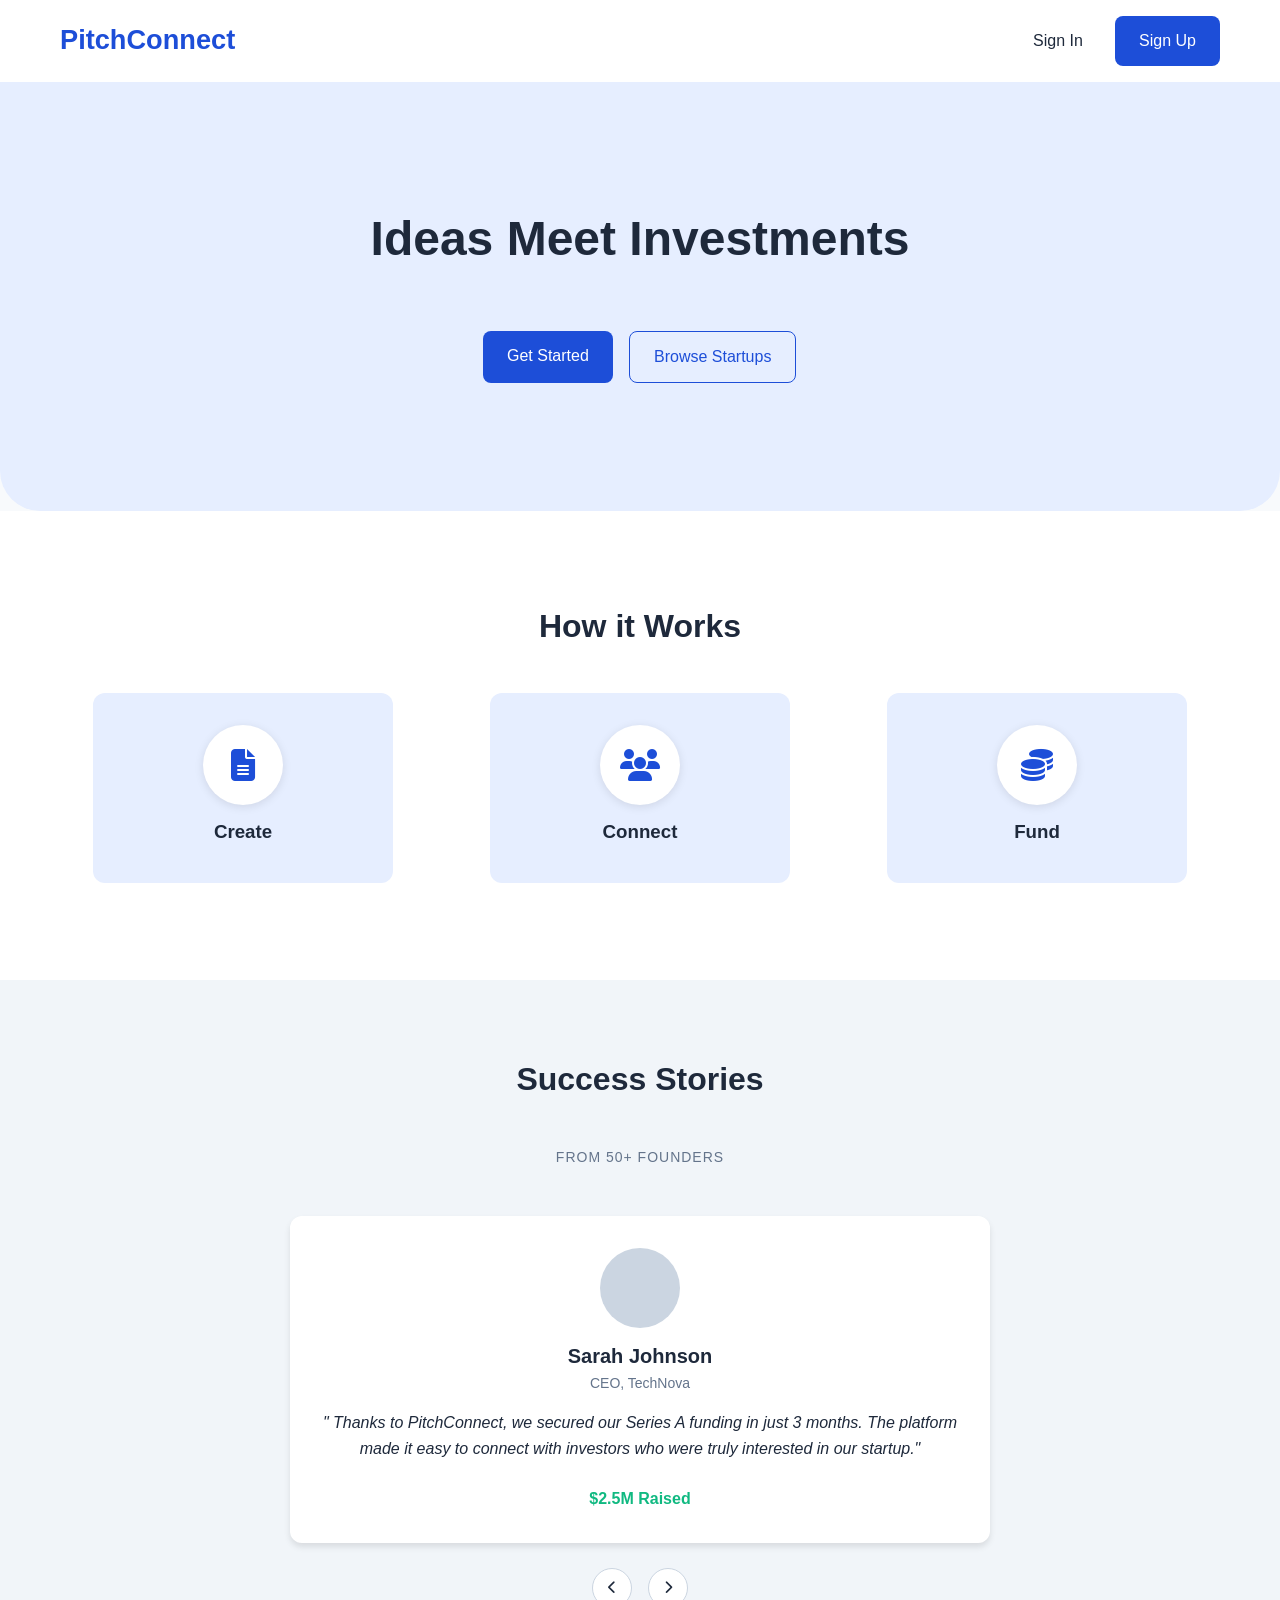
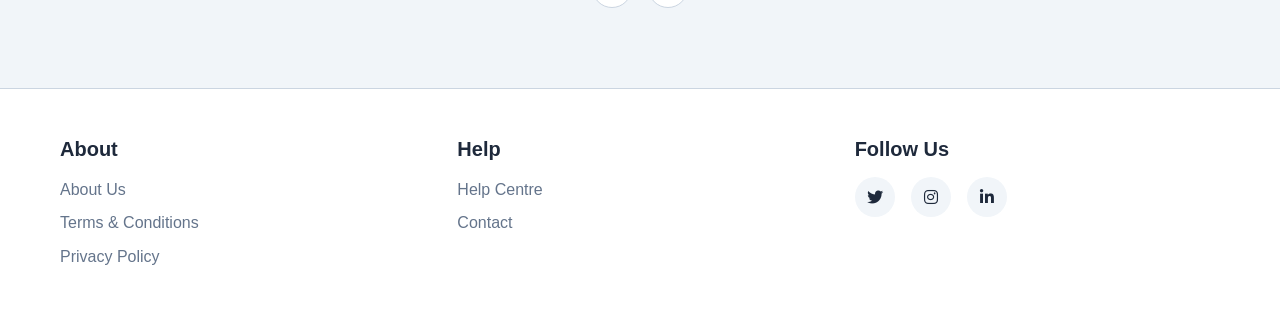
<file: index.html>
<!DOCTYPE html>
<html lang="en">
<head>
  <!-- Character encoding -->
  <meta charset="UTF-8">
  <!-- Proper rendering on all screen sizes -->
  <meta name="viewport" content="width=device-width, initial-scale=1.0">
  <title>PitchConnect - Ideas Meet Investments</title>
  <link rel="stylesheet" href="style.css">
  <!-- Link to Font Awesome for icons -->
  <link rel="stylesheet" href="https://cdnjs.cloudflare.com/ajax/libs/font-awesome/6.4.0/css/all.min.css">
</head>
<body>
  <header>
    <div class="container">
      <div class="logo">
        <h1>PitchConnect</h1>
      </div>
      <div class="nav-buttons">
        <a href="#" class="btn btn-text">Sign In</a>  
        <a href="signup.html" class="btn btn-primary">Sign Up</a>
      </div>
    </div>
  </header>

  <section class="hero">
    <div class="container">
      <h2 class="hero-title">Ideas Meet Investments</h2>
      <div class="hero-buttons">
        <a href="signup.html" class="btn btn-primary">Get Started</a>
        <a href="browse.html" class="btn btn-outline">Browse Startups</a>
      </div>
    </div>
  </section>

  <!-- Section for how it works sction -->
  <section class="how-it-works">
    <div class="container">
      <h2 class="section-title">How it Works</h2>
      <div class="steps">
        <div class="step">
          <div class="step-icon">
            <i class="fas fa-file-alt"></i>
          </div>
          <h3>Create</h3>
        </div>
        <div class="step">
          <div class="step-icon">
            <i class="fas fa-users"></i>
          </div>
          <h3>Connect</h3>
        </div>
        <div class="step">
          <div class="step-icon">
            <i class="fas fa-coins"></i>
          </div>
          <h3>Fund</h3>
        </div>
      </div>
    </div>
  </section>

  <!-- Section for success stories/testimonials -->
  <section class="success-stories">
    <div class="container">
      <div class="success-header">
        <h2 class="section-title">Success Stories</h2>
        <p class="subtitle">FROM 50+ FOUNDERS</p>
      </div>
      <div class="stories-carousel">
        <div class="story-card active">
          <div class="founder-img">
            <!-- <img src="images" > -->
          </div>
          <div class="story-content">
            <h3 class="founder-name">Sarah Johnson</h3>
            <p class="founder-position">CEO, TechNova</p>
            <p class="story-text">" Thanks to PitchConnect, we secured our Series A funding in just 3 months. The platform made it easy to connect with investors who were truly interested in our startup."</p>
            <p class="funding-amount">$2.5M Raised</p>
          </div>
        </div>
        <!-- caraousel navigatiion for arrows -->
        <div class="story-navigation">
          <button id="prev-story" aria-label="Previous story"><i class="fas fa-chevron-left"></i></button>
          <button id="next-story" aria-label="Next story"><i class="fas fa-chevron-right"></i></button>
        </div>
      </div>
    </div>
  </section>

  <!-- Footer section with site links and social icons -->
  <footer>
    <div class="container">
      <div class="footer-section">
        <h3>About</h3>
        <ul>
          <li><a href="#">About Us</a></li>
          <li><a href="#">Terms & Conditions</a></li>
          <li><a href="#">Privacy Policy</a></li>
        </ul>
      </div>
      <div class="footer-section">
        <h3>Help</h3>
        <ul>
          <li><a href="#">Help Centre</a></li>
          <li><a href="#">Contact</a></li>
        </ul>
      </div>
      <div class="footer-section">
        <h3>Follow Us</h3>
        <div class="social-icons">
          <a href="#" aria-label="Twitter"><i class="fab fa-twitter"></i></a>
          <a href="#" aria-label="Instagram"><i class="fab fa-instagram"></i></a>
          <a href="#" aria-label="LinkedIn"><i class="fab fa-linkedin-in"></i></a>
        </div>
      </div>
    </div>
  </footer>

  <script src="script.js"></script>
</body>
</html>
</file>
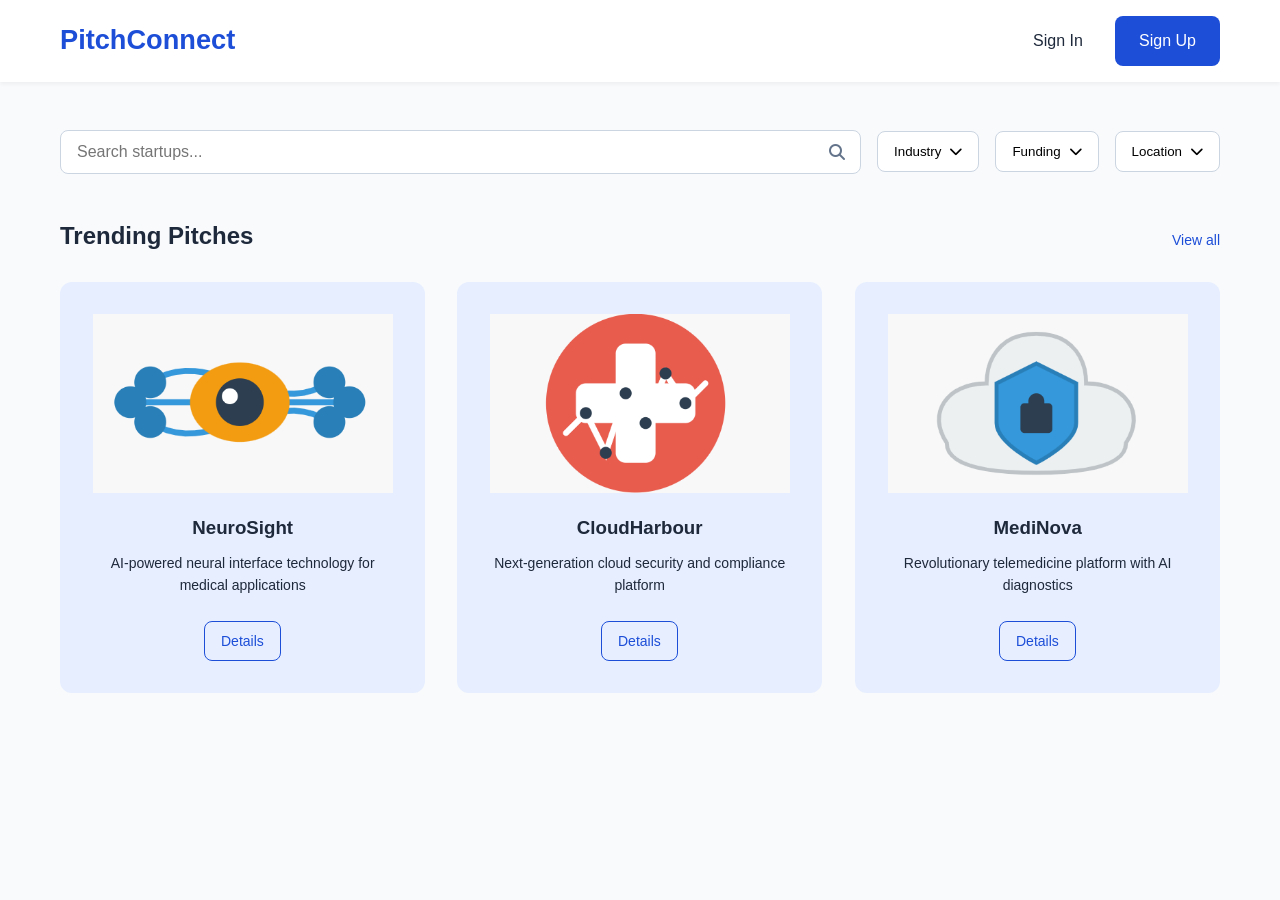
<file: browse.html>
<!DOCTYPE html>
<html lang="en">
<head>
  <meta charset="UTF-8">
  <!-- Proper rendering on all screen sizes -->
  <meta name="viewport" content="width=device-width, initial-scale=1.0">
  <title>Browse Startups - PitchConnect</title>
  <link rel="stylesheet" href="style.css">
  <!-- Link to Font Awesome for icons -->
  <link rel="stylesheet" href="https://cdnjs.cloudflare.com/ajax/libs/font-awesome/6.4.0/css/all.min.css">
</head>
<body class="browse-page">
  <header>
    <div class="container">
      <div class="logo">
        <h1>PitchConnect</h1>
      </div>
      <div class="nav-buttons">
        <a href="#" class="btn btn-text">Sign In</a>
        <a href="signup.html" class="btn btn-primary">Sign Up</a>
      </div>
    </div>
  </header>

  <section class="browse-container">
    <div class="container">
      <div class="filter-bar">
        <div class="search-box">
          <input type="text" placeholder="Search startups...">
          <i class="fas fa-search"></i>
        </div>
        <div class="filters">
          <div class="filter-dropdown">
            <button class="filter-btn">Industry <i class="fas fa-chevron-down"></i></button>
            <div class="dropdown-content">
              <a href="#">Technology</a>
              <a href="#">Healthcare</a>
              <a href="#">Finance</a>
              <a href="#">Education</a>
              <a href="#">E-commerce</a>
            </div>
          </div>
          <div class="filter-dropdown">
            <button class="filter-btn">Funding <i class="fas fa-chevron-down"></i></button>
            <div class="dropdown-content">
              <a href="#">Pre-seed</a>
              <a href="#">Seed</a>
              <a href="#">Series A</a>
              <a href="#">Series B</a>
              <a href="#">Series C+</a>
            </div>
          </div>
          <div class="filter-dropdown">
            <button class="filter-btn">Location <i class="fas fa-chevron-down"></i></button>
            <div class="dropdown-content">
              <a href="#">North America</a>
              <a href="#">Europe</a>
              <a href="#">Asia</a>
              <a href="#">Africa</a>
              <a href="#">Australia</a>
            </div>
          </div>
        </div>
      </div>

      <div class="startup-section">
        <div class="section-header">
          <h2>Trending Pitches</h2>
          <a href="#" class="view-all">View all</a>
        </div>
        <div class="startup-cards">
          <div class="startup-card">
            <div class="startup-icon">
              <img src="images/NeuroSight.png" alt="NeuroSight"> 
            </div>
            <h3>NeuroSight</h3>
            <p>AI-powered neural interface technology for medical applications</p>
            <a href="#" class="btn btn-outline btn-small">Details</a>
          </div>
          <div class="startup-card">
            <div class="startup-icon">
              <img src="images/CloudHarbour.png" alt="CloudHarbour">
            </div>
            <h3>CloudHarbour</h3>
            <p>Next-generation cloud security and compliance platform</p>
            <a href="#" class="btn btn-outline btn-small">Details</a>
          </div>
          <div class="startup-card">
            <div class="startup-icon">
              <img src="images/MedNova.png" alt="MediNova">
            </div>
            <h3>MediNova</h3>
            <p>Revolutionary telemedicine platform with AI diagnostics</p>
            <a href="#" class="btn btn-outline btn-small">Details</a>
          </div>
        </div>
      </div>
    </div>
  </section>

  <script src="script.js"></script>
</body>
</html>
</file>
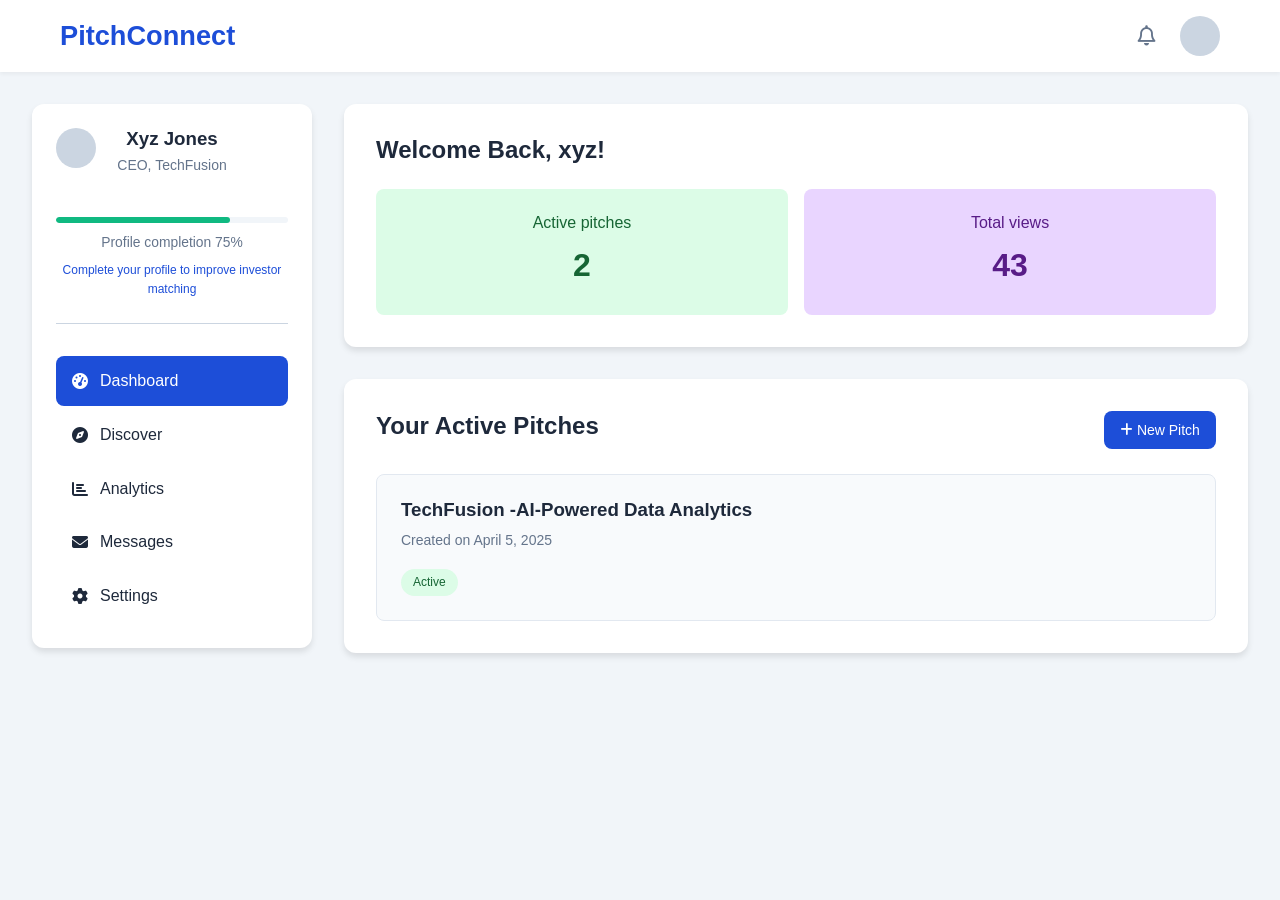
<file: founder.html>
<!DOCTYPE html>
<html lang="en">
<head>
  <meta charset="UTF-8">
  <!-- Proper rendering on all screen sizes -->
  <meta name="viewport" content="width=device-width, initial-scale=1.0">
  <title>Founder Dashboard - PitchConnect</title>
  <link rel="stylesheet" href="style.css">
  <!-- Link to Font Awesome for icons -->
  <link rel="stylesheet" href="https://cdnjs.cloudflare.com/ajax/libs/font-awesome/6.4.0/css/all.min.css">
</head>
<body class="dashboard-page">
  <header class="dashboard-header">
    <div class="container">
      <div class="logo">
        <h1>PitchConnect</h1>
      </div>
      <div class="user-controls">
        <a href="#" class="notification-icon">
          <i class="far fa-bell"></i>
        </a>
        <a href="#" class="user-avatar">
          <!-- <img src="images/" alt="User Avatar"> -->
        </a>
      </div>
    </div>
  </header>

  <div class="dashboard-container">
    <aside class="sidebar">
      <div class="user-profile">
        <div class="user-avatar">
          <!-- <img src="images/" alt="User Avatar"> -->
        </div>
        <div class="user-info">
          <h3>Xyz Jones</h3>
          <p>CEO, TechFusion</p>
        </div>
        <div class="profile-completion">
          <div class="progress-bar">
            <div class="progress" style="width: 75%"></div>
          </div>
          <p>Profile completion 75%</p>
          <a href="#" class="profile-link">Complete your profile to improve investor matching</a>
        </div>
      </div>
      <nav class="sidebar-nav">
        <ul>
          <li class="active"><a href="#"><i class="fas fa-tachometer-alt"></i> Dashboard</a></li>
          <li><a href="browse.html"><i class="fas fa-compass"></i> Discover</a></li>
          <li><a href="#"><i class="fas fa-chart-bar"></i> Analytics</a></li>
          <li><a href="#"><i class="fas fa-envelope"></i> Messages</a></li>
          <li><a href="#"><i class="fas fa-cog"></i> Settings</a></li>
        </ul>
      </nav>
    </aside>

    <main class="dashboard-content">
      <div class="welcome-card">
        <h2>Welcome Back, xyz!</h2>
        <div class="stats-container">
          <div class="stat-card active-pitches">
            <h3>Active pitches</h3>
            <p class="stat-number">2</p>
          </div>
          <div class="stat-card total-views">
            <h3>Total views</h3>
            <p class="stat-number">43</p>
          </div>
        </div>
      </div>

      <div class="pitches-section">
        <div class="section-header">
          <h2>Your Active Pitches</h2>
          <a href="submit.html" class="btn btn-small btn-primary"><i class="fas fa-plus"></i> New Pitch</a>
        </div>
        <div class="pitch-cards">
          <div class="pitch-card">
            <h3>TechFusion -AI-Powered Data Analytics</h3>
            <p class="pitch-date">Created on April 5, 2025</p>
            <span class="status-badge active">Active</span>
          </div>
          <!-- More pitch cards would be listed here -->
        </div>
      </div>
    </main>
  </div>

  <script src="script.js"></script>
</body>
</html>
</file>
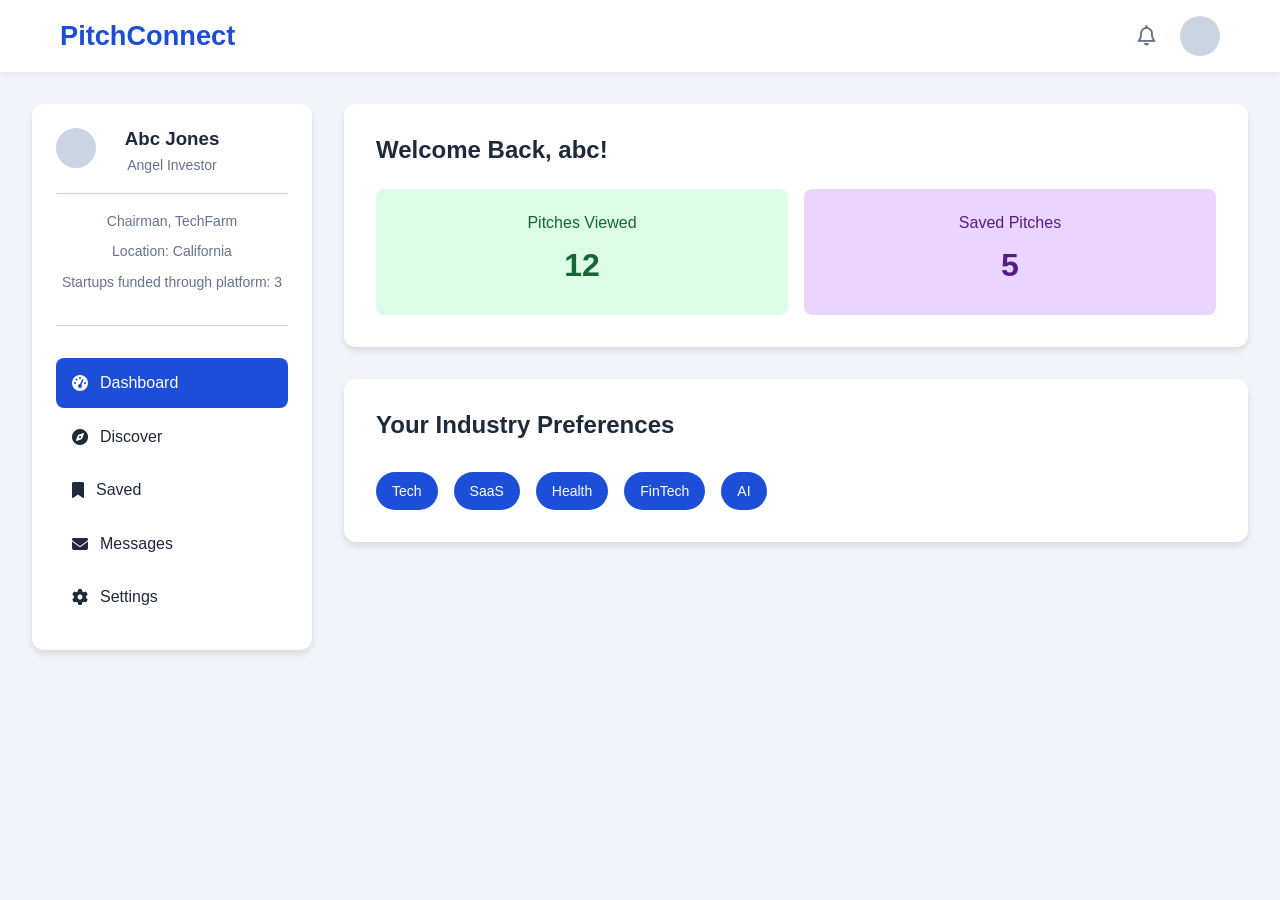
<file: investor.html>
<!DOCTYPE html>
<html lang="en">
<head>
  <meta charset="UTF-8">
  <!-- Proper rendering on all screen sizes -->
  <meta name="viewport" content="width=device-width, initial-scale=1.0">
  <title>Investor Dashboard - PitchConnect</title>
  <link rel="stylesheet" href="style.css">
  <!-- Link to Font Awesome for icons -->
  <link rel="stylesheet" href="https://cdnjs.cloudflare.com/ajax/libs/font-awesome/6.4.0/css/all.min.css">
</head>
<body class="dashboard-page">
  <header class="dashboard-header">
    <div class="container">
      <div class="logo">
        <h1>PitchConnect</h1>
      </div>
      <div class="user-controls">
        <a href="#" class="notification-icon">
          <i class="far fa-bell"></i>
        </a>
        <a href="#" class="user-avatar">
          <i class=""></i>  
          <!-- <img src="images/" alt="User Avatar"> -->
        </a>
      </div>
    </div>
  </header>

  <div class="dashboard-container">
    <aside class="sidebar">
      <div class="user-profile">
        <div class="user-avatar">
          <!-- <img src= "images/" alt="User Avatar"> -->
        </div>
        <div class="user-info">
          <h3>Abc Jones</h3>
          <p>Angel Investor</p>
        </div>
        <div class="investor-details">
          <p>Chairman, TechFarm</p>
          <p>Location: California</p>
          <p>Startups funded through platform: 3</p>
        </div>
      </div>
      <nav class="sidebar-nav">
        <ul>
          <li class="active"><a href="#"><i class="fas fa-tachometer-alt"></i> Dashboard</a></li>
          <li><a href="browse.html"><i class="fas fa-compass"></i> Discover</a></li>
          <li><a href="#"><i class="fas fa-bookmark"></i> Saved</a></li>
          <li><a href="#"><i class="fas fa-envelope"></i> Messages</a></li>
          <li><a href="#"><i class="fas fa-cog"></i> Settings</a></li>
        </ul>
      </nav>
    </aside>

    <main class="dashboard-content">
      <div class="welcome-card">
        <h2>Welcome Back, abc!</h2>
        <div class="stats-container">
          <div class="stat-card pitches-viewed">
            <h3>Pitches Viewed</h3>
            <p class="stat-number">12</p>
          </div>
          <div class="stat-card saved-pitches">
            <h3>Saved Pitches</h3>
            <p class="stat-number">5</p>
          </div>
        </div>
      </div>

      <div class="preferences-section">
        <div class="section-header">
          <h2>Your Industry Preferences</h2>
        </div>
        <div class="industry-tags">
          <span class="industry-tag">Tech</span>
          <span class="industry-tag">SaaS</span>
          <span class="industry-tag">Health</span>
          <span class="industry-tag">FinTech</span>
          <span class="industry-tag">AI</span>
        </div>
      </div>
    </main>
  </div>

  <script src="script.js"></script>
</body>
</html>
</file>
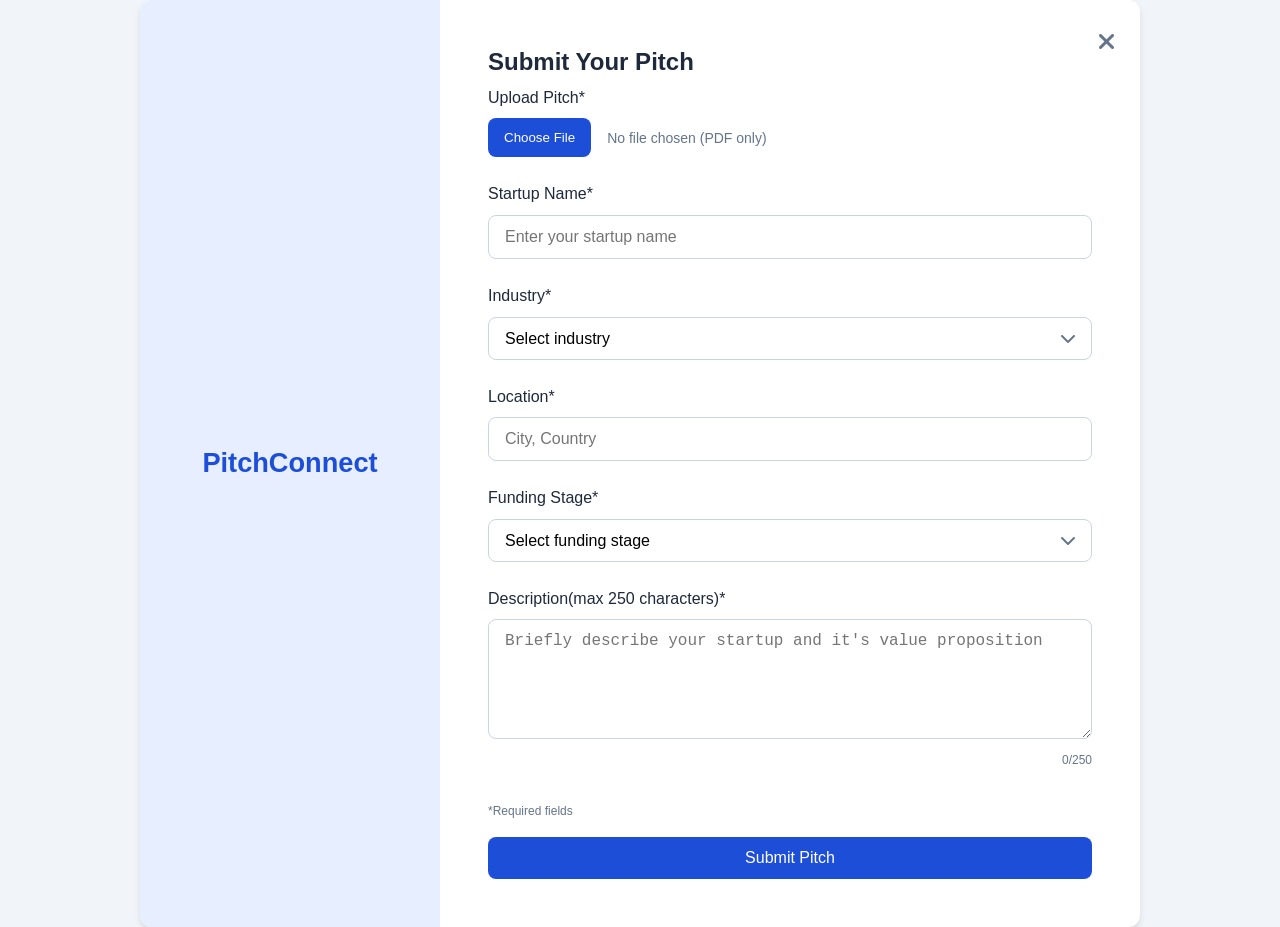
<file: submit.html>
<!DOCTYPE html>
<html lang="en">
<head>
  <meta charset="UTF-8">
  <!-- Proper rendering on all screen sizes -->
  <meta name="viewport" content="width=device-width, initial-scale=1.0">
  <title>Submit Pitch - PitchConnect</title>
  <link rel="stylesheet" href="style.css">
  <!-- Link to Font Awesome for icons -->
  <link rel="stylesheet" href="https://cdnjs.cloudflare.com/ajax/libs/font-awesome/6.4.0/css/all.min.css">
</head>
<body class="submit-page">
  <div class="submit-container">
    <div class="submit-sidebar">
      <div class="logo">
        <h1>PitchConnect</h1>
      </div>
    </div>
    <div class="submit-content">
      <a href="founder.html" class="close-btn" aria-label="Close">
        <i class="fas fa-times"></i>
      </a>
      <h2>Submit Your Pitch</h2>
      <form id="pitch-form">
        <div class="form-group">
          <label for="pitch-file">Upload Pitch*</label>
          <div class="file-upload">
            <button type="button" class="file-select-btn">Choose File</button>
            <span class="file-name">No file chosen (PDF only)</span>
            <input type="file" id="pitch-file" accept=".pdf" required hidden>
          </div>
        </div>
        
        <div class="form-group">
          <label for="startup-name">Startup Name*</label>
          <input type="text" id="startup-name" placeholder="Enter your startup name" required>
        </div>
        
        <div class="form-group">
          <label for="industry">Industry*</label>
          <div class="select-wrapper">
            <select id="industry" required>
              <option value="" disabled selected>Select industry</option>
              <option value="tech">Technology</option>
              <option value="health">Healthcare</option>
              <option value="finance">Finance</option>
              <option value="edu">Education</option>
              <option value="ecommerce">E-commerce</option>
            </select>
            <i class="fas fa-chevron-down"></i>
          </div>
        </div>
        
        <div class="form-group">
          <label for="location">Location*</label>
          <input type="text" id="location" placeholder="City, Country" required>
        </div>
        
        <div class="form-group">
          <label for="funding-stage">Funding Stage*</label>
          <div class="select-wrapper">
            <select id="funding-stage" required>
              <option value="" disabled selected>Select funding stage</option>
              <option value="pre-seed">Pre-seed</option>
              <option value="seed">Seed</option>
              <option value="series-a">Series A</option>
              <option value="series-b">Series B</option>
              <option value="series-c">Series C+</option>
            </select>
            <i class="fas fa-chevron-down"></i>
          </div>
        </div>
        
        <div class="form-group">
          <label for="description">Description(max 250 characters)*</label>
          <textarea id="description" placeholder="Briefly describe your startup and it's value proposition" maxlength="250" required></textarea>
          <div class="char-count"><span id="char-count">0</span>/250</div>
        </div>
        
        <p class="required-fields">*Required fields</p>
        
        <button type="submit" class="btn btn-primary btn-block">Submit Pitch</button>
      </form>
    </div>
  </div>
  <script src="script.js"></script>
</body>
</html>
</file>
<file: style.css>
/* Base Styles */
:root {
  --primary-color: #1d4ed8;
  --primary-light: #e6eeff;
  --secondary-color: #0284c7;
  --success-color: #10b981;
  --warning-color: #f59e0b;
  --danger-color: #ef4444;
  --dark-color: #1e293b;
  --gray-color: #64748b;
  --light-gray: #cbd5e1;
  --white: #ffffff;
  --box-shadow: 0 4px 6px rgba(0, 0, 0, 0.1);
  --transition: all 0.3s ease;
}

* {
  margin: 0;
  padding: 0;
  box-sizing: border-box;
}

body {
  font-family: 'SF Pro Display', -apple-system, BlinkMacSystemFont, 'Segoe UI', Roboto, Oxygen, Ubuntu, Cantarell, 'Open Sans', 'Helvetica Neue', sans-serif;
  line-height: 1.6;
  color: var(--dark-color);
  background-color: #f8fafc;
}

.container {
  width: 100%;
  max-width: 1200px;
  margin: 0 auto;
  padding: 0 20px;
}

a {
  text-decoration: none;
  color: var(--primary-color);
  transition: var(--transition);
}

ul {
  list-style: none;
}

img {
  max-width: 100%;
  height: auto;
}


/* Typography */
h1, h2, h3, h4, h5, h6 {
  margin-bottom: 0.5rem;
  /* font-weight: 600; */
  line-height: 1.2;
}

.section-title {
  font-size: 2rem;
  text-align: center;
  margin-bottom: 3rem;
}


/* Buttons */
.btn {
  display: inline-block;
  padding: 0.75rem 1.5rem;
  border-radius: 8px;
  font-weight: 500;
  text-align: center;
  cursor: pointer;
  transition: var(--transition);
  border: none;
  font-size: 1rem;
}

.btn-block {
  display: block;
  width: 100%;
}

.btn-small {
  padding: 0.5rem 1rem;
  font-size: 0.875rem;
}

.btn-primary {
  background-color: var(--primary-color);
  color: var(--white);
}

.btn-primary:hover {
  background-color: #1e40af;
  transform: translateY(-2px);
}

.btn-outline {
  background-color: transparent;
  border: 1px solid var(--primary-color);
  color: var(--primary-color);
}

.btn-outline:hover {
  background-color: var(--primary-light);
  transform: translateY(-2px);
}

.btn-text {
  background-color: transparent;
  color: var(--dark-color);
  padding: 0.75rem 1rem;
}

.btn-text:hover {
  color: var(--primary-color);
}

.btn-social {
  background-color: var(--white);
  border: 1px solid var(--light-gray);
  display: flex;
  align-items: center;
  justify-content: center;
  gap: 10px;
}

.btn-social:hover {
  background-color: #f1f5f9;
}


/* Header */
header {
  padding: 1rem 0;
  background-color: var(--white);
  box-shadow: 0 2px 4px rgba(0, 0, 0, 0.05);
}

header .container {
  display: flex;
  justify-content: space-between;
  align-items: center;
}

.logo h1 {
  color: var(--primary-color);
  font-size: 1.7rem;
  margin: 0;
}

.nav-buttons {
  display: flex;
  gap: 1rem;
  align-items: center;
}

/* Hero Section */
.hero {
  background-color: var(--primary-light);
  padding: 8rem 0;
  text-align: center;
  border-radius: 0px 0px 40px 40px;
}

.hero-title {
  font-size: 3rem;
  margin-bottom: 4rem;
  color: var(--dark-color);
}

.hero-buttons {
  display: flex;
  gap: 1rem;
  justify-content: center;
}

/* How it Works Section */
.how-it-works {
  padding: 6rem 0;
  background-color: var(--white);
}

.steps {
  display: flex;
  justify-content: space-around;
  flex-wrap: wrap;
  gap: 2rem;
}

.step {
  text-align: center;
  flex: 1;
  min-width: 200px;
  max-width: 300px;
  padding: 2rem;
  background-color: var(--primary-light);
  border-radius: 12px;
  transition: var(--transition);
}

.step:hover {
  transform: translateY(-5px);
  box-shadow: var(--box-shadow);
}

.step-icon {
  background-color: var(--white);
  width: 80px;
  height: 80px;
  border-radius: 50%;
  display: flex;
  align-items: center;
  justify-content: center;
  margin: 0 auto 1rem;
  color: var(--primary-color);
  font-size: 2rem;
  box-shadow: 0 2px 10px rgba(0, 0, 0, 0.1);
}

/* Success Stories Section */
.success-stories {
  padding: 5rem 0;
  background-color: #f1f5f9;
}

.success-header {
  text-align: center;
  margin-bottom: 3rem;
}

.subtitle {
  text-transform: uppercase;
  color: var(--gray-color);
  font-size: 0.875rem;
  letter-spacing: 1px;
}

.stories-carousel {
  position: relative;
  max-width: 700px;
  margin: 0 auto;
}

.story-card {
  background-color: var(--white);
  border-radius: 12px;
  padding: 2rem;
  box-shadow: var(--box-shadow);
  display: flex;
  flex-direction: column;
  align-items: center;
  text-align: center;
  margin-bottom: 1.5rem;
}

.founder-img {
  background-color: #cbd5e1;
  width: 80px;
  height: 80px;
  border-radius: 50%;
  overflow: hidden;
  margin-bottom: 1rem;
}

.founder-img img {
  width: 100%;
  height: 100%;
  object-fit: cover;
}

.founder-name {
  font-size: 1.25rem;
  margin-bottom: 0.25rem;
}

.founder-position {
  color: var(--gray-color);
  margin-bottom: 1rem;
  font-size: 0.875rem;
}

.story-text {
  font-style: italic;
  margin-bottom: 1.5rem;
  color: var(--dark-color);
}

.funding-amount {
  font-weight: 600;
  color: var(--success-color);
}

.story-navigation {
  display: flex;
  justify-content: center;
  gap: 1rem;
}

.story-navigation button {
  width: 40px;
  height: 40px;
  border-radius: 50%;
  border: 1px solid var(--light-gray);
  background-color: var(--white);
  color: var(--dark-color);
  cursor: pointer;
  transition: var(--transition);
  display: flex;
  align-items: center;
  justify-content: center;
}

.story-navigation button:hover {
  background-color: var(--primary-light);
  color: var(--primary-color);
}

/* Footer */
footer {
  padding: 3rem 0;
  background-color: var(--white);
  border-top: 1px solid var(--light-gray);
}

footer .container {
  display: grid;
  grid-template-columns: repeat(auto-fit, minmax(200px, 1fr));
  gap: 2rem;
}

.footer-section h3 {
  margin-bottom: 1rem;
  font-size: 1.25rem;
}

.footer-section ul li {
  margin-bottom: 0.5rem;
}

.footer-section ul li a {
  color: var(--gray-color);
}

.footer-section ul li a:hover {
  color: var(--primary-color);
}

.social-icons {
  display: flex;
  gap: 1rem;
}

.social-icons a {
  display: flex;
  align-items: center;
  justify-content: center;
  width: 40px;
  height: 40px;
  border-radius: 50%;
  background-color: #f1f5f9;
  color: var(--dark-color);
  transition: var(--transition);
}

.social-icons a:hover {
  background-color: var(--primary-color);
  color: var(--white);
  transform: translateY(-3px);
}


/* Signup Page Styles */
.signup-page {
  background-color: #f1f5f9;
  height: 100vh;
  display: flex;
  align-items: center;
  justify-content: center;
}

.signup-container {
  display: flex;
  width: 100%;
  max-width: 900px;
  height: 600px;
  background-color: var(--white);
  border-radius: 12px;
  overflow: hidden;
  box-shadow: var(--box-shadow);
}

.signup-sidebar {
  width: 40%;
  background-color: var(--primary-light);
  display: flex;
  align-items: center;
  justify-content: center;
  padding: 2rem;
}

.signup-content {
  width: 60%;
  padding: 3rem;
  position: relative;
}

.close-btn {
  position: absolute;
  top: 1.5rem;
  right: 1.5rem;
  font-size: 1.5rem;
  color: var(--gray-color);
  transition: var(--transition);
}

.close-btn:hover {
  color: var(--dark-color);
}

.account-type-selector {
  display: flex;
  margin: 2rem 0;
  background-color: #f1f5f9;
  border-radius: 8px;
  padding: 0.25rem;
}

.account-type {
  flex: 1;
  padding: 0.75rem;
  text-align: center;
  cursor: pointer;
  border: none;
  background: none;
  border-radius: 6px;
  transition: var(--transition);
  font-weight: 500;
}

.account-type.active {
  background-color: var(--primary-color);
  color: var(--white);
}

.form-group {
  margin-bottom: 1.5rem;
}

.form-group label {
  display: block;
  margin-bottom: 0.5rem;
  font-weight: 500;
}

.form-group input {
  width: 100%;
  padding: 0.75rem 1rem;
  border: 1px solid var(--light-gray);
  border-radius: 8px;
  font-size: 1rem;
  transition: var(--transition);
}

.form-group input:focus {
  outline: none;
  border-color: var(--primary-color);
  box-shadow: 0 0 0 2px rgba(29, 78, 216, 0.2);
}

.text-center {
  text-align: center;
  margin: 1rem 0;
}

.divider {
  display: flex;
  align-items: center;
  margin: 1.5rem 0;
}

.divider::before,
.divider::after {
  content: "";
  flex: 1;
  height: 1px;
  background-color: var(--light-gray);
}

.divider span {
  padding: 0 1rem;
  color: var(--gray-color);
  font-size: 0.875rem;
}

/* Dashboard Page Styles */
.dashboard-page {
  background-color: #f1f5f9;
  min-height: 100vh;
}

.dashboard-header {
  background-color: var(--white);
  padding: 1rem 0;
  box-shadow: 0 2px 4px rgba(0, 0, 0, 0.05);
}

.user-controls {
  display: flex;
  align-items: center;
  gap: 1.5rem;
}

.notification-icon {
  font-size: 1.25rem;
  color: var(--gray-color);
  transition: var(--transition);
}

.notification-icon:hover {
  color: var(--primary-color);
}

.user-avatar {
  background-color:#cbd5e1;
  width: 40px;
  height: 40px;
  border-radius: 50%;
  overflow: hidden;
  display: block;
}

.user-avatar img {
  width: 100%;
  height: 100%;
  object-fit: cover;
}

.dashboard-container {
  display: flex;
  max-width: 1400px;
  margin: 0 auto;
  padding: 2rem;
  gap: 2rem;
}

.sidebar {
  width: 280px;
  background-color: var(--white);
  border-radius: 12px;
  box-shadow: var(--box-shadow);
  padding: 1.5rem;
  align-self: flex-start;
}

.user-profile {
  text-align: center;
  margin-bottom: 2rem;
  padding-bottom: 1.5rem;
  border-bottom: 1px solid var(--light-gray);
}

.user-info {
  margin: -2.5rem 0;
}

.user-info h3 {
  margin-bottom: 0.25rem;
}

.user-info p {
  color: var(--gray-color);
  font-size: 0.875rem;
}

.progress-bar {
  height: 6px;
  background-color: #f1f5f9;
  border-radius: 3px;
  margin-bottom: 0.5rem;
  margin-top: 5rem;
  overflow: hidden;
}

.progress {
  height: 100%;
  background-color: var(--success-color);
  border-radius: 3px;
}

.profile-completion p {
  font-size: 0.865rem;
  color: var(--gray-color);
  margin-bottom: 0.5rem;
}

.profile-link {
  font-size: 0.75rem;
  display: block;
}

.sidebar-nav ul li {
  margin-bottom: 0.25rem;
}

.sidebar-nav ul li a {
  display: flex;
  align-items: center;
  gap: 0.75rem;
  padding: 0.75rem 1rem;
  border-radius: 8px;
  color: var(--dark-color);
  transition: var(--transition);
}

.sidebar-nav ul li a:hover {
  background-color: var(--primary-light);
  color: var(--primary-color);
}

.sidebar-nav ul li.active a {
  background-color: var(--primary-color);
  color: var(--white);
}

.dashboard-content {
  flex: 1;
}

.welcome-card {
  background-color: var(--white);
  border-radius: 12px;
  padding: 2rem;
  box-shadow: var(--box-shadow);
  margin-bottom: 2rem;
}

.welcome-card h2 {
  margin-bottom: 1.5rem;
}

.stats-container {
  display: flex;
  gap: 1rem;
  flex-wrap: wrap;
}

.stat-card {
  padding: 1.5rem;
  border-radius: 8px;
  flex: 1;
  min-width: 180px;
}

.stat-card h3 {
  font-size: 1rem;
  font-weight: 500;
  margin-bottom: 0.5rem;
}

.stat-number {
  font-size: 2rem;
  font-weight: 600;
}

.active-pitches {
  background-color: #dcfce7;
  color: #166534;
  text-align: center;
}

.total-views {
  background-color: #e9d5ff;
  color: #581c87;
  text-align: center;
}

.pitches-section {
  background-color: var(--white);
  border-radius: 12px;
  padding: 2rem;
  box-shadow: var(--box-shadow);
}

.section-header {
  display: flex;
  justify-content: space-between;
  align-items: center;
  margin-bottom: 1.5rem;
}

.pitch-cards {
  display: grid;
  gap: 1.5rem;
}

.pitch-card {
  padding: 1.5rem;
  border-radius: 8px;
  background-color: #f8fafc;
  border: 1px solid #e2e8f0;
  transition: var(--transition);
}

.pitch-card:hover {
  transform: translateY(-3px);
  box-shadow: var(--box-shadow);
}

.pitch-card h3 {
  margin-bottom: 0.5rem;
}

.pitch-date {
  font-size: 0.875rem;
  color: var(--gray-color);
  margin-bottom: 1rem;
}

.status-badge {
  display: inline-block;
  padding: 0.25rem 0.75rem;
  border-radius: 20px;
  font-size: 0.75rem;
  font-weight: 500;
}

.status-badge.active {
  background-color: #dcfce7;
  color: #166534;
}


/* Browse Page Styles */
.browse-page {
  min-height: 100vh;
}

.browse-container {
  padding: 3rem 0;
}

.filter-bar {
  display: flex;
  align-items: center;
  flex-wrap: wrap;
  gap: 1rem;
  margin-bottom: 2rem;
}

.search-box {
  flex: 1;
  min-width: 300px;
  position: relative;
}

.search-box input {
  width: 100%;
  padding: 0.75rem 1rem;
  border: 1px solid var(--light-gray);
  border-radius: 8px;
  font-size: 1rem;
  padding-right: 2.5rem;
}

.search-box i {
  position: absolute;
  right: 1rem;
  top: 50%;
  transform: translateY(-50%);
  color: var(--gray-color);
}

.filters {
  display: flex;
  gap: 1rem;
  flex-wrap: wrap;
}

.filter-dropdown {
  position: relative;
}

.filter-btn {
  padding: 0.75rem 1rem;
  border: 1px solid var(--light-gray);
  border-radius: 8px;
  background-color: var(--white);
  cursor: pointer;
  display: flex;
  align-items: center;
  gap: 0.5rem;
  transition: var(--transition);
}

.filter-btn:hover {
  border-color: var(--primary-color);
}

.dropdown-content {
  position: absolute;
  top: 100%;
  left: 0;
  min-width: 200px;
  background-color: var(--white);
  box-shadow: var(--box-shadow);
  border-radius: 8px;
  margin-top: 0.5rem;
  z-index: 10;
  display: none;
}

.dropdown-content a {
  display: block;
  padding: 0.75rem 1rem;
  color: var(--dark-color);
  transition: var(--transition);
}

.dropdown-content a:hover {
  background-color: var(--primary-light);
  color: var(--primary-color);
}

.filter-dropdown:hover .dropdown-content {
  display: block;
}

.startup-section {
  margin-top: 3rem;
}

.startup-cards {
  display: grid;
  grid-template-columns: repeat(auto-fill, minmax(280px, 1fr));
  gap: 2rem;
}

.startup-card {
  background-color: var(--primary-light);
  border-radius: 12px;
  padding: 2rem;
  text-align: center;
  transition: var(--transition);
}

.startup-card:hover {
  transform: translateY(-5px);
  box-shadow: var(--box-shadow);
}

.startup-icon {
  width: 300px;
  background-color: var(--white);
  display: flex;
  align-items: center;
  justify-content: center;
  margin: 0 auto 1.5rem;
  overflow: hidden;
}

.startup-icon img {
  width: 100%;
  height: 100%;
  object-fit: cover;
}

.startup-card h3 {
  margin-bottom: 0.75rem;
}

.startup-card p {
  margin-bottom: 1.5rem;
  color: var(--dark-color);
  font-size: 0.875rem;
}

.view-all {
  font-size: 0.875rem;
  font-weight: 500;
}


/* Submit Pitch Page Styles */
.submit-page {
  background-color: #f1f5f9;
  min-height: 100vh;
  display: flex;
  align-items: center;
  justify-content: center;
}

.submit-container {
  display: flex;
  width: 100%;
  max-width: 1000px;
  min-height: 700px;
  background-color: var(--white);
  border-radius: 12px;
  overflow: hidden;
  box-shadow: var(--box-shadow);
}

.submit-sidebar {
  width: 30%;
  background-color: var(--primary-light);
  display: flex;
  align-items: center;
  justify-content: center;
  padding: 2rem;
}

.submit-content {
  width: 70%;
  padding: 3rem;
  position: relative;
  overflow-y: auto;
}

.file-upload {
  display: flex;
  align-items: center;
  gap: 1rem;
  margin-top: 0.5rem;
}

.file-select-btn {
  padding: 0.75rem 1rem;
  background-color: var(--primary-color);
  color: var(--white);
  border: none;
  border-radius: 8px;
  cursor: pointer;
  transition: var(--transition);
}

.file-select-btn:hover {
  background-color: #1e40af;
}

.file-name {
  color: var(--gray-color);
  font-size: 0.875rem;
}

.select-wrapper {
  position: relative;
}

.select-wrapper select {
  width: 100%;
  padding: 0.75rem 1rem;
  border: 1px solid var(--light-gray);
  border-radius: 8px;
  font-size: 1rem;
  appearance: none;
  background-color: transparent;
  transition: var(--transition);
}

.select-wrapper select:focus {
  outline: none;
  border-color: var(--primary-color);
  box-shadow: 0 0 0 2px rgba(29, 78, 216, 0.2);
}

.select-wrapper i {
  position: absolute;
  right: 1rem;
  top: 50%;
  transform: translateY(-50%);
  color: var(--gray-color);
  pointer-events: none;
}

.form-group textarea {
  width: 100%;
  padding: 0.75rem 1rem;
  border: 1px solid var(--light-gray);
  border-radius: 8px;
  font-size: 1rem;
  min-height: 120px;
  resize: vertical;
  transition: var(--transition);
}

.form-group textarea:focus {
  outline: none;
  border-color: var(--primary-color);
  box-shadow: 0 0 0 2px rgba(29, 78, 216, 0.2);
}

.char-count {
  text-align: right;
  font-size: 0.75rem;
  color: var(--gray-color);
  margin-top: 0.25rem;
}

.required-fields {
  font-size: 0.75rem;
  color: var(--gray-color);
  margin: 2rem 0 1rem;
}


/* Responsive Styles */
@media (max-width: 992px) {
  .dashboard-container {
    flex-direction: column;
  }
  
  .sidebar {
    width: 100%;
    margin-bottom: 2rem;
  }
  
  .submit-container,
  .signup-container {
    flex-direction: column;
    height: auto;
    max-height: 90vh;
    overflow-y: auto;
  }
  
  .submit-sidebar,
  .signup-sidebar {
    width: 100%;
    padding: 1.5rem;
  }
  
  .submit-content,
  .signup-content {
    width: 100%;
    padding: 2rem;
  }
  
  .steps {
    flex-direction: column;
    align-items: center;
  }
  
  .step {
    max-width: 100%;
  }
}

@media (max-width: 768px) {
  .hero-title {
    font-size: 2.5rem;
  }
  
  .hero-buttons {
    flex-direction: column;
    gap: 1rem;
  }
  
  .story-card {
    padding: 1.5rem;
  }
  
  .filter-bar {
    flex-direction: column;
    align-items: stretch;
  }
  
  .search-box {
    width: 100%;
  }
  
  .filters {
    width: 100%;
    justify-content: space-between;
  }
  
  .section-title {
    font-size: 1.75rem;
  }
  
  footer .container {
    grid-template-columns: 1fr;
    text-align: center;
  }
  
  .social-icons {
    justify-content: center;
  }
  
  .industry-tags {
    gap: 0.75rem;
  }
  
  .industry-tag {
    padding: 0.4rem 0.8rem;
    font-size: 0.8rem;
  }
}

@media (max-width: 576px) {
  header .container {
    flex-direction: column;
    gap: 1rem;
  }
  
  .nav-buttons {
    width: 100%;
    justify-content: center;
  }
  
  .hero {
    padding: 3rem 0;
  }
  
  .section-title {
    font-size: 1.5rem;
  }
  
  .startup-cards {
    grid-template-columns: 1fr;
  }
}

/* Animations */
@keyframes fadeIn {
  from {
    opacity: 0;
    transform: translateY(10px);
  }
  to {
    opacity: 1;
    transform: translateY(0);
  }
}

.step, .story-card, .startup-card, .pitch-card {
  animation: fadeIn 0.5s ease-out;
}

/* Theme transitions */
.btn, .step, .story-card, .startup-card, .pitch-card, 
.sidebar-nav ul li a, .social-icons a {
  will-change: transform;
}


/* Investor Dashboard Styles */
.investor-details {
  margin-top: 3.5rem;
  padding-top: 1rem;
  border-top: 1px solid var(--light-gray);
  font-size: 0.875rem;
  color: var(--gray-color);
}

.investor-details p {
  margin-bottom: 0.5rem;
}

.preferences-section {
  background-color: var(--white);
  border-radius: 12px;
  padding: 2rem;
  box-shadow: var(--box-shadow);
  margin-top: 2rem;
}

.industry-tags {
  display: flex;
  flex-wrap: wrap;
  gap: 1rem;
  margin-top: 1.5rem;
}

.industry-tag {
  background-color: var(--primary-color);
  color: var(--white);
  padding: 0.5rem 1rem;
  border-radius: 20px;
  font-size: 0.875rem;
  font-weight: 500;
  cursor: pointer;
  transition: var(--transition);
}

.industry-tag:hover {
  background-color: #1e40af;
  transform: translateY(-2px);
}

.pitches-viewed {
  text-align: center;
  background-color: #dcfce7;
  color: #166534;
}

.saved-pitches {
  text-align: center;
  background-color: #e9d5ff;
  color: #581c87;
}
</file>
